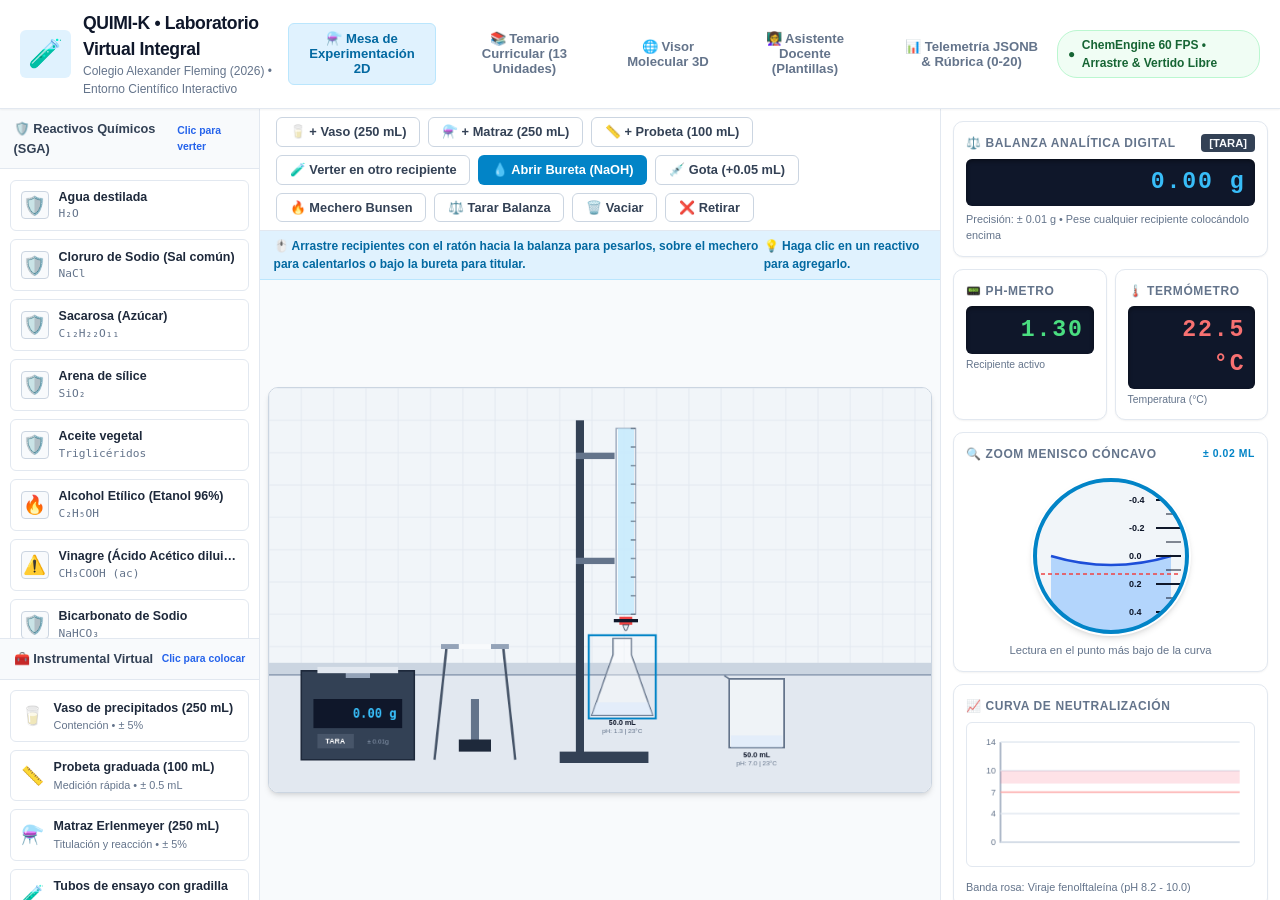
<file: Produccion/index.html>
<!DOCTYPE html>
<html lang="es">
<head>
  <meta charset="UTF-8">
  <meta name="viewport" content="width=device-width, initial-scale=1.0">
  <title>Laboratorio Virtual Integral de Química | Colegio Alexander Fleming</title>
  <link rel="stylesheet" href="style.css?v=3.5">
</head>
<body>

  <!-- ================= BARRA SUPERIOR (HEADER) ================= -->
  <header class="lab-header">
    <div class="brand-wrapper">
      <div class="brand-icon">🧪</div>
      <div class="brand-info">
        <h1>QUIMI-K • Laboratorio Virtual Integral</h1>
        <p>Colegio Alexander Fleming (2026) • Entorno Científico Interactivo</p>
      </div>
    </div>

    <!-- Navegación Principal -->
    <nav class="main-navigation">
      <button class="nav-btn active" data-tab="tab-lab-bench" onclick="App.switchMainTab('tab-lab-bench')">
        ⚗️ Mesa de Experimentación 2D
      </button>
      <button class="nav-btn" data-tab="tab-curriculum-13" onclick="App.switchMainTab('tab-curriculum-13')">
        📚 Temario Curricular (13 Unidades)
      </button>
      <button class="nav-btn" data-tab="tab-molecular-3d" onclick="App.switchMainTab('tab-molecular-3d')">
        🌐 Visor Molecular 3D
      </button>
      <button class="nav-btn" data-tab="tab-teacher-templates" onclick="App.switchMainTab('tab-teacher-templates')">
        👩‍🏫 Asistente Docente (Plantillas)
      </button>
      <button class="nav-btn" data-tab="tab-telemetry-rubric" onclick="App.switchMainTab('tab-telemetry-rubric')">
        📊 Telemetría JSONB & Rúbrica (0-20)
      </button>
    </nav>

    <!-- Estado del Sistema -->
    <div class="header-status-badge">
      <span>●</span> ChemEngine 60 FPS • Arrastre & Vertido Libre
    </div>
  </header>

  <!-- ================= CONTENEDOR PRINCIPAL ================= -->
  <main class="main-viewport">

    <!-- ================= 1. PESTAÑA: MESA DE LABORATORIO 2D ================= -->
    <section id="tab-lab-bench" class="tab-view active">
      <div class="lab-bench-grid">
        
        <!-- Panel Izquierdo: Reactivos SGA & Cristalería -->
        <aside class="bench-sidebar-left">
          <div class="panel-header-title">
            <span>🛡️ Reactivos Químicos (SGA)</span>
            <span style="font-size: 0.65rem; color: #2563eb;">Clic para verter</span>
          </div>
          <div class="scrollable-shelf" id="reagentsShelf">
            <!-- Renderizado dinámico desde ChemEngine -->
          </div>

          <div class="panel-header-title" style="border-top: 1px solid var(--border);">
            <span>🧰 Instrumental Virtual</span>
            <span style="font-size: 0.65rem; color: #2563eb;">Clic para colocar</span>
          </div>
          <div class="scrollable-shelf" id="instrumentsRack" style="max-height: 220px;">
            <!-- Renderizado dinámico desde ChemEngine -->
          </div>
        </aside>

        <!-- Área Central: Mesa de Experimentación y Canvas 2D -->
        <main class="bench-center-stage">
          
          <!-- Barra de Acciones y Dosificación -->
          <div class="stage-top-controls">
            <!-- Colocar recipientes -->
            <button class="btn btn-secondary" onclick="App.addVesselAction('beaker')" title="Colocar un vaso de precipitados">
              🥛 + Vaso (250 mL)
            </button>
            <button class="btn btn-secondary" onclick="App.addVesselAction('erlenmeyer')" title="Colocar un matraz Erlenmeyer">
              ⚗️ + Matraz (250 mL)
            </button>
            <button class="btn btn-secondary" onclick="App.addVesselAction('cylinder')" title="Colocar una probeta graduada">
              📏 + Probeta (100 mL)
            </button>
            
            <!-- Acciones químicas -->
            <button class="btn btn-secondary" onclick="App.pourSelectedAction()" title="Trasvasar líquido al otro recipiente">
              🧪 Verter en otro recipiente
            </button>
            <button class="btn btn-primary" id="btnTitrationDrip" onclick="App.titrationDripToggle()" title="Abrir o cerrar la llave de paso de la bureta">
              💧 Abrir Bureta (NaOH)
            </button>
            <button class="btn btn-secondary" onclick="App.titrationAddDrop()" title="Dosificar 1 gota exacta (+0.05 mL)">
              💉 Gota (+0.05 mL)
            </button>
            <button class="btn btn-secondary" onclick="App.toggleBunsenBurner()" title="Encender o apagar el fuego del mechero">
              🔥 Mechero Bunsen
            </button>
            <button class="btn btn-secondary" onclick="App.tareBalance()" title="Tarar la balanza analítica a 0.00 g">
              ⚖️ Tarar Balanza
            </button>
            <button class="btn btn-secondary" onclick="App.clearSelectedVessel()" title="Vaciar el recipiente seleccionado">
              🗑️ Vaciar
            </button>
            <button class="btn btn-secondary" onclick="App.removeSelectedVessel()" title="Quitar el recipiente seleccionado de la mesa">
              ❌ Retirar
            </button>
          </div>

          <!-- Guía Interactiva en Barra Sub-cabecera -->
          <div style="background: #e0f2fe; color: #0369a1; padding: 0.35rem 0.85rem; font-size: 0.75rem; font-weight: 600; border-bottom: 1px solid #bae6fd; display: flex; align-items: center; justify-content: space-between;">
            <span>🖱️ Arrastre recipientes con el ratón hacia la <strong>balanza</strong> para pesarlos, sobre el <strong>mechero</strong> para calentarlos o bajo la <strong>bureta</strong> para titular.</span>
            <span>💡 Haga clic en un reactivo para agregarlo.</span>
          </div>

          <!-- Lienzo de la Mesa 2D -->
          <div class="canvas-container-bench">
            <canvas id="canvasLabBench" width="820" height="500"></canvas>
          </div>
        </main>

        <!-- Panel Derecho: Sensores Digitales y Telemetría Viva -->
        <aside class="bench-sidebar-right">
          
          <!-- Balanza Analítica Digital -->
          <div class="sensor-card">
            <div class="sensor-title">
              <span>⚖️ Balanza Analítica Digital</span>
              <button class="btn-tare" onclick="App.tareBalance()">[TARA]</button>
            </div>
            <div class="digital-lcd-readout" id="sensorBalanceDisplay">0.00 g</div>
            <div style="font-size: 0.68rem; color: #64748b; margin-top: 0.3rem;">Precisión: ± 0.01 g • Pese cualquier recipiente colocándolo encima</div>
          </div>

          <!-- pH-metro y Termómetro -->
          <div style="display: grid; grid-template-columns: 1fr 1fr; gap: 0.5rem;">
            <div class="sensor-card">
              <div class="sensor-title">📟 pH-metro</div>
              <div class="digital-lcd-readout" id="sensorPhDisplay" style="color: #4ade80;">1.00</div>
              <div style="font-size: 0.65rem; color: #64748b; margin-top: 0.2rem;">Recipiente activo</div>
            </div>
            <div class="sensor-card">
              <div class="sensor-title">🌡️ Termómetro</div>
              <div class="digital-lcd-readout" id="sensorTempDisplay" style="color: #f87171;">22.5 °C</div>
              <div style="font-size: 0.65rem; color: #64748b; margin-top: 0.2rem;">Temperatura (°C)</div>
            </div>
          </div>

          <!-- Lupa de Aumento: Menisco Óptico -->
          <div class="sensor-card meniscus-box">
            <div class="sensor-title" style="width: 100%;">
              <span>🔍 Zoom Menisco Cóncavo</span>
              <span style="font-size: 0.65rem; color: #0284c7;">± 0.02 mL</span>
            </div>
            <canvas id="canvasMeniscusZoom" width="160" height="160"></canvas>
            <div style="font-size: 0.7rem; color: #64748b; text-align: center;">Lectura en el punto más bajo de la curva</div>
          </div>

          <!-- Curva de Titulación en Tiempo Real -->
          <div class="sensor-card">
            <div class="sensor-title">📈 Curva de Neutralización</div>
            <canvas id="canvasTitrationGraph" width="300" height="150"></canvas>
            <div style="font-size: 0.68rem; color: #64748b; margin-top: 0.3rem;">Banda rosa: Viraje fenolftaleína (pH 8.2 - 10.0)</div>
          </div>

        </aside>

      </div>
    </section>

    <!-- ================= 2. PESTAÑA: TEMARIO CURRICULAR (13 UNIDADES) ================= -->
    <section id="tab-curriculum-13" class="tab-view">
      <div class="curriculum-layout">
        
        <nav class="curriculum-nav-sidebar">
          <div style="padding: 0.5rem 0.25rem; font-size: 0.72rem; font-weight: 800; color: #64748b; text-transform: uppercase;">
            Plan Curricular Oficial
          </div>
          <button class="curr-subtab-btn active" data-mod="1" onclick="App.renderCurriculumModule(1)">01. Química y Magnitudes (Arquímedes)</button>
          <button class="curr-subtab-btn" data-mod="2" onclick="App.renderCurriculumModule(2)">02. Materia y Cinética 2D</button>
          <button class="curr-subtab-btn" data-mod="3" onclick="App.renderCurriculumModule(3)">03. Clasificación y Separación</button>
          <button class="curr-subtab-btn" data-mod="4" onclick="App.renderCurriculumModule(4)">04. Estructura Atómica e Isótopos</button>
          <button class="curr-subtab-btn" data-mod="5" onclick="App.renderCurriculumModule(5)">05. Zona Extranuclear & Moeller</button>
          <button class="curr-subtab-btn" data-mod="6" onclick="App.renderCurriculumModule(6)">06. Tabla Periódica Interactiva</button>
          <button class="curr-subtab-btn" data-mod="7" onclick="App.renderCurriculumModule(7)">07. Enlace Químico & Pauling</button>
          <button class="curr-subtab-btn" data-mod="8" onclick="App.renderCurriculumModule(8)">08. Funciones Inorgánicas (IUPAC)</button>
          <button class="curr-subtab-btn" data-mod="9" onclick="App.renderCurriculumModule(9)">09. Reacciones y Fenomenología</button>
          <button class="curr-subtab-btn" data-mod="10" onclick="App.renderCurriculumModule(10)">10. Estequiometría Cuantitativa</button>
          <button class="curr-subtab-btn" data-mod="11" onclick="App.renderCurriculumModule(11)">11. Disoluciones y Escala de pH</button>
          <button class="curr-subtab-btn" data-mod="12" onclick="App.renderCurriculumModule(12)">12. Química del Carbono & Hibridación</button>
          <button class="curr-subtab-btn" data-mod="13" onclick="App.renderCurriculumModule(13)">13. Química Orgánica e Hidrocarburos</button>
        </nav>

        <div class="curriculum-content-area" id="curriculumModuleContent"></div>

      </div>
    </section>

    <!-- ================= 3. PESTAÑA: MODELADO MOLECULAR 3D ================= -->
    <section id="tab-molecular-3d" class="tab-view">
      <div style="display: grid; grid-template-columns: 1fr 340px; width: 100%; height: 100%; padding: 1rem; gap: 1rem; background: #0b1120;">
        <div style="display: flex; flex-direction: column; align-items: center; justify-content: center; position: relative;">
          <canvas id="canvasMolecular3D" width="680" height="480" style="width: 100%; height: 100%; max-height: 520px; border-radius: 12px; box-shadow: 0 10px 25px rgba(0,0,0,0.5); cursor: grab;"></canvas>
          <div style="position: absolute; bottom: 1.5rem; color: #94a3b8; font-size: 0.75rem; background: rgba(15, 23, 42, 0.7); padding: 0.35rem 0.75rem; border-radius: 20px;">
            🖱️ Haga clic y arrastre sobre la molécula para rotar libremente en 360°
          </div>
        </div>

        <div style="background: #1e293b; border: 1px solid #334155; border-radius: 12px; padding: 1.25rem; color: #f8fafc; overflow-y: auto;">
          <h3 style="margin-top: 0; color: #38bdf8; font-size: 1.1rem;">🌐 Quimioinformática Molecular</h3>
          <p style="font-size: 0.8rem; color: #94a3b8;">Visualice geometrías atómicas tridimensionales y ángulos moleculares reales.</p>
          <label style="font-size: 0.8rem; font-weight: bold; margin-top: 1rem; display: block;">Molécula Orgánica:</label>
          <select id="sel3dMolecule" class="form-control" style="background: #0f172a; color: #f8fafc; border-color: #475569; margin-top: 0.3rem;" onchange="App.select3DMolecule(this.value)">
            <option value="methane">Metano (CH₄) - Alcano sp³</option>
            <option value="ethane">Etano (C₂H₆) - Alcano saturado</option>
            <option value="ethene">Eteno (C₂H₄) - Alqueno sp² (Doble enlace)</option>
            <option value="ethyne">Etino (C₂H₂) - Alquino sp (Triple enlace)</option>
            <option value="ethanol">Etanol (C₂H₅OH) - Alcohol primario</option>
            <option value="acetic_acid">Ácido Acético (CH₃COOH) - Carboxílico</option>
          </select>

          <div style="margin-top: 1.5rem;">
            <button class="btn btn-primary" style="width: 100%; justify-content: center;" onclick="App.switchMainTab('tab-lab-bench')">
              🧪 Volver a la Mesa de Trabajo
            </button>
          </div>
        </div>
      </div>
    </section>

    <!-- ================= 4. PESTAÑA: ASISTENTE DOCENTE ================= -->
    <section id="tab-teacher-templates" class="tab-view">
      <div style="max-width: 900px; margin: 1.5rem auto; padding: 1.5rem; background: #ffffff; border: 1px solid var(--border); border-radius: var(--radius-lg); box-shadow: var(--shadow);">
        <h2 style="color: #0f172a; font-size: 1.35rem; margin-bottom: 0.5rem;">
          👩‍🏫 Asistente de Plantillas Paramétricas para Docentes
        </h2>
        <p style="color: var(--text-muted); font-size: 0.85rem; margin-bottom: 1rem;">
          Configure prácticas y exámenes virtuales con aleatorización de reactivos anti-copia.
        </p>

        <div style="display: grid; grid-template-columns: repeat(auto-fit, minmax(200px, 1fr)); gap: 0.75rem; margin-bottom: 1rem;">
          <button class="btn btn-secondary" onclick="App.loadTeacherTemplate('titration')">⚗️ 1. Titulación Ácido-Base</button>
          <button class="btn btn-secondary" onclick="App.loadTeacherTemplate('density')">⚖️ 2. Densidad (Arquímedes)</button>
          <button class="btn btn-secondary" onclick="App.loadTeacherTemplate('separation')">🌪️ 3. Separación de Mezclas</button>
          <button class="btn btn-secondary" onclick="App.loadTeacherTemplate('organic')">🌐 4. Geometría Molecular</button>
        </div>

        <div id="teacherPreviewContent" style="background: #f8fafc; border: 1px solid #cbd5e1; border-radius: 6px; padding: 1rem; font-size: 0.85rem; margin-bottom: 1rem;">
          Seleccione una plantilla base para configurar sus parámetros.
        </div>

        <div style="display: flex; gap: 0.75rem; justify-content: flex-end;">
          <button class="btn btn-secondary" onclick="App.randomizeReagentsAntiCheat()">🎲 Aleatorizar Reactivos (Anti-Copia)</button>
          <button class="btn btn-primary" onclick="alert('✅ Práctica publicada con éxito.')">🚀 Publicar Actividad a Estudiantes</button>
        </div>
      </div>
    </section>

    <!-- ================= 5. PESTAÑA: TELEMETRÍA JSONB ================= -->
    <section id="tab-telemetry-rubric" class="tab-view">
      <div style="max-width: 1050px; margin: 1.5rem auto; padding: 1.5rem; background: #ffffff; border: 1px solid var(--border); border-radius: var(--radius-lg); box-shadow: var(--shadow); width: 100%;">
        <div style="display: flex; justify-content: space-between; align-items: center; margin-bottom: 1rem;">
          <div>
            <h2 style="color: #0f172a; font-size: 1.35rem;">📊 Auditoría de Telemetría JSONB & Rúbrica Oficial (0 - 20)</h2>
            <p style="color: var(--text-muted); font-size: 0.85rem;">Registro procedimental continuo para calificación formativa objetiva.</p>
          </div>
          <button class="btn btn-primary" onclick="App.downloadTelemetryJSON()">💾 Descargar Telemetría JSON</button>
        </div>

        <div style="display: grid; grid-template-columns: 1fr 1fr; gap: 1rem;">
          <div style="border: 1px solid var(--border); border-radius: var(--radius); max-height: 380px; overflow-y: auto;">
            <table class="report-table" style="margin: 0;">
              <thead>
                <tr><th>Tiempo</th><th>Acción</th><th>Objetivo</th><th>Valor</th></tr>
              </thead>
              <tbody id="telemetryTableBody"></tbody>
            </table>
          </div>
          <pre id="telemetryJsonPreview" style="background: #0f172a; color: #38bdf8; padding: 0.85rem; border-radius: var(--radius); font-size: 0.72rem; max-height: 380px; overflow-y: auto; font-family: monospace;"></pre>
        </div>
      </div>
    </section>

  </main>

  <!-- ================= MODAL: REPORTE DE EVALUACIÓN VIGESIMAL (0 - 20) ================= -->
  <div id="modalReport" class="modal-overlay">
    <div class="modal-content-card" style="max-width: 720px;">
      <div class="modal-header">
        <h3>📋 Reporte Oficial de Laboratorio - Escala Vigesimal Escolar</h3>
        <button class="btn-close-modal" onclick="App.closeReportModal()">✕</button>
      </div>

      <div style="text-align: center; padding: 1rem 0; background: #f0fdf4; border: 1px solid #bbf7d0; border-radius: var(--radius); margin-bottom: 1.25rem;">
        <span style="font-size: 0.85rem; color: #166534; font-weight: 600; text-transform: uppercase;">Calificación Final Obtenida</span>
        <div id="reportScoreDisplay" style="font-size: 2.6rem; font-weight: 800; color: #15803d; line-height: 1.2;">-- / 20</div>
        <div id="reportLetterGrade" style="font-size: 1rem; font-weight: 700; color: #166534;">--</div>
      </div>

      <table class="report-table">
        <thead>
          <tr>
            <th>Criterio Evaluado</th>
            <th style="text-align: center; width: 100px;">Puntaje</th>
            <th>Retroalimentación Formativa</th>
          </tr>
        </thead>
        <tbody id="reportRubricBody"></tbody>
      </table>

      <div style="display: flex; justify-content: flex-end; gap: 0.5rem; margin-top: 1rem;">
        <button class="btn btn-secondary" onclick="window.print()">🖨️ Imprimir Reporte</button>
        <button class="btn btn-primary" onclick="App.closeReportModal()">Entendido</button>
      </div>
    </div>
  </div>

  <script src="ChemEngine.js"></script>
  <script src="simulation_canvas.js"></script>
  <script src="app.js"></script>
</body>
</html>
</file>
<file: Produccion/style.css>
/* ==========================================================================
   🧪 Laboratorio Virtual Integral de Química - style.css
   Colegio Alexander Fleming (2026) - Interfaz Profesional para Producción
   ========================================================================== */

:root {
  --primary: #0284c7;
  --primary-dark: #0369a1;
  --primary-light: #e0f2fe;
  --accent: #2563eb;
  --success: #16a34a;
  --danger: #dc2626;
  --warning: #f59e0b;
  --surface: #ffffff;
  --surface-alt: #f8fafc;
  --border: #e2e8f0;
  --border-strong: #cbd5e1;
  --text-main: #0f172a;
  --text-muted: #64748b;
  --text-light: #94a3b8;
  --shadow-sm: 0 1px 2px 0 rgb(0 0 0 / 0.05);
  --shadow: 0 4px 6px -1px rgb(0 0 0 / 0.1), 0 2px 4px -2px rgb(0 0 0 / 0.1);
  --shadow-lg: 0 10px 15px -3px rgb(0 0 0 / 0.1), 0 4px 6px -4px rgb(0 0 0 / 0.1);
  --radius-sm: 6px;
  --radius: 10px;
  --radius-lg: 14px;
}

* {
  box-sizing: border-box;
  margin: 0;
  padding: 0;
}

body {
  font-family: -apple-system, BlinkMacSystemFont, "Segoe UI", Roboto, Helvetica, Arial, sans-serif;
  color: var(--text-main);
  background-color: #f1f5f9;
  line-height: 1.5;
  height: 100vh;
  overflow: hidden;
  display: flex;
  flex-direction: column;
}

/* ==========================================================================
   1. BARRA SUPERIOR (HEADER)
   ========================================================================== */
.lab-header {
  background: #ffffff;
  border-bottom: 1px solid var(--border);
  padding: 0.6rem 1.25rem;
  display: flex;
  align-items: center;
  justify-content: space-between;
  box-shadow: var(--shadow-sm);
  z-index: 20;
}

.brand-wrapper {
  display: flex;
  align-items: center;
  gap: 0.75rem;
}

.brand-icon {
  font-size: 1.75rem;
  background: var(--primary-light);
  border-radius: var(--radius-sm);
  padding: 0.2rem 0.5rem;
  display: flex;
  align-items: center;
  justify-content: center;
}

.brand-info h1 {
  font-size: 1.1rem;
  font-weight: 800;
  color: #0f172a;
  letter-spacing: -0.02em;
}

.brand-info p {
  font-size: 0.75rem;
  color: var(--text-muted);
}

.main-navigation {
  display: flex;
  gap: 0.4rem;
}

.nav-btn {
  background: transparent;
  border: 1px solid transparent;
  padding: 0.45rem 0.85rem;
  border-radius: var(--radius-sm);
  font-size: 0.82rem;
  font-weight: 600;
  color: var(--text-muted);
  cursor: pointer;
  display: flex;
  align-items: center;
  gap: 0.4rem;
  transition: all 0.15s ease;
}

.nav-btn:hover {
  background: var(--surface-alt);
  color: var(--primary-dark);
}

.nav-btn.active {
  background: var(--primary-light);
  color: var(--primary-dark);
  border-color: #bae6fd;
}

.header-status-badge {
  display: flex;
  align-items: center;
  gap: 0.4rem;
  font-size: 0.75rem;
  padding: 0.3rem 0.65rem;
  background: #f0fdf4;
  color: #166534;
  border: 1px solid #bbf7d0;
  border-radius: 20px;
  font-weight: 600;
}

/* ==========================================================================
   2. CONTENIDO PRINCIPAL Y PANELES
   ========================================================================== */
.main-viewport {
  flex: 1;
  overflow: hidden;
  position: relative;
  display: flex;
}

.tab-view {
  display: none;
  width: 100%;
  height: 100%;
  overflow-y: auto;
}

.tab-view.active {
  display: flex;
}

/* ==========================================================================
   3. DISTRIBUCIÓN DE LA MESA DE LABORATORIO 2D (GRID 3 COLUMNAS)
   ========================================================================== */
.lab-bench-grid {
  display: grid;
  grid-template-columns: 260px 1fr 340px;
  width: 100%;
  height: 100%;
  overflow: hidden;
}

/* Panel Izquierdo: Reactivos y Cristalería */
.bench-sidebar-left {
  background: var(--surface);
  border-right: 1px solid var(--border);
  display: flex;
  flex-direction: column;
  overflow: hidden;
}

.panel-header-title {
  padding: 0.65rem 0.85rem;
  background: var(--surface-alt);
  border-bottom: 1px solid var(--border);
  font-size: 0.8rem;
  font-weight: 700;
  color: #334155;
  display: flex;
  align-items: center;
  justify-content: space-between;
}

.scrollable-shelf {
  flex: 1;
  overflow-y: auto;
  padding: 0.65rem;
  display: flex;
  flex-direction: column;
  gap: 0.5rem;
}

.reagent-card {
  display: flex;
  align-items: center;
  gap: 0.6rem;
  padding: 0.45rem 0.6rem;
  background: #ffffff;
  border: 1px solid var(--border);
  border-radius: var(--radius-sm);
  cursor: pointer;
  transition: all 0.15s ease;
}

.reagent-card:hover {
  border-color: var(--primary);
  background: var(--primary-light);
  transform: translateX(2px);
}

.reagent-icon-badge {
  font-size: 1.15rem;
  width: 28px;
  height: 28px;
  display: flex;
  align-items: center;
  justify-content: center;
  background: #f8fafc;
  border: 1px solid #cbd5e1;
  border-radius: 4px;
}

.reagent-meta {
  flex: 1;
  overflow: hidden;
}

.reagent-name {
  font-size: 0.78rem;
  font-weight: 600;
  color: #1e293b;
  white-space: nowrap;
  overflow: hidden;
  text-overflow: ellipsis;
}

.reagent-formula {
  font-size: 0.7rem;
  color: var(--text-muted);
  font-family: monospace;
}

.tool-rack-item {
  display: flex;
  align-items: center;
  gap: 0.6rem;
  padding: 0.45rem 0.6rem;
  background: #ffffff;
  border: 1px solid var(--border);
  border-radius: var(--radius-sm);
  cursor: pointer;
  transition: all 0.15s ease;
}

.tool-rack-item:hover {
  border-color: #3b82f6;
  background: #eff6ff;
  transform: translateX(2px);
}

.tool-icon {
  font-size: 1.15rem;
}

.tool-text .tool-name {
  font-size: 0.78rem;
  font-weight: 600;
  color: #1e293b;
}

.tool-text .tool-cat {
  font-size: 0.68rem;
  color: var(--text-muted);
}

/* Área Central: Mesa de Experimentación y Canvas */
.bench-center-stage {
  display: flex;
  flex-direction: column;
  background: #f8fafc;
  position: relative;
  overflow: hidden;
}

.stage-top-controls {
  padding: 0.5rem 1rem;
  background: #ffffff;
  border-bottom: 1px solid var(--border);
  display: flex;
  gap: 0.5rem;
  align-items: center;
  flex-wrap: wrap;
}

.canvas-container-bench {
  flex: 1;
  display: flex;
  align-items: center;
  justify-content: center;
  padding: 0.5rem;
  position: relative;
}

#canvasLabBench {
  background: #ffffff;
  border: 1px solid var(--border-strong);
  border-radius: var(--radius);
  box-shadow: var(--shadow);
  max-width: 100%;
  max-height: 100%;
}

/* Panel Derecho: Sensores Digitales y Telemetría Viva */
.bench-sidebar-right {
  background: var(--surface);
  border-left: 1px solid var(--border);
  display: flex;
  flex-direction: column;
  overflow-y: auto;
  padding: 0.75rem;
  gap: 0.75rem;
}

.sensor-card {
  background: #ffffff;
  border: 1px solid var(--border);
  border-radius: var(--radius);
  padding: 0.75rem;
  box-shadow: var(--shadow-sm);
}

.sensor-title {
  font-size: 0.75rem;
  font-weight: 700;
  color: var(--text-muted);
  text-transform: uppercase;
  letter-spacing: 0.05em;
  margin-bottom: 0.4rem;
  display: flex;
  align-items: center;
  justify-content: space-between;
}

.digital-lcd-readout {
  background: #0f172a;
  color: #38bdf8;
  font-family: "Courier New", Courier, monospace;
  font-size: 1.45rem;
  font-weight: 800;
  padding: 0.4rem 0.6rem;
  border-radius: 6px;
  text-align: right;
  letter-spacing: 0.08em;
  box-shadow: inset 0 2px 4px rgba(0, 0, 0, 0.4);
}

.btn-tare {
  background: #334155;
  color: #f8fafc;
  border: none;
  padding: 0.2rem 0.5rem;
  border-radius: 4px;
  font-size: 0.7rem;
  font-weight: bold;
  cursor: pointer;
}

.btn-tare:hover {
  background: #1e293b;
}

/* Lupa de Menisco */
.meniscus-box {
  display: flex;
  flex-direction: column;
  align-items: center;
  gap: 0.4rem;
}

#canvasMeniscusZoom {
  background: #ffffff;
  border-radius: 50%;
  box-shadow: var(--shadow);
  cursor: crosshair;
}

/* Curva de Titulación */
#canvasTitrationGraph {
  background: #ffffff;
  border: 1px solid var(--border);
  border-radius: 6px;
  width: 100%;
}

/* ==========================================================================
   4. BOTONES Y CONTROLES GENERALES
   ========================================================================= */
.btn {
  display: inline-flex;
  align-items: center;
  gap: 0.35rem;
  padding: 0.4rem 0.8rem;
  border-radius: var(--radius-sm);
  font-size: 0.8rem;
  font-weight: 600;
  cursor: pointer;
  border: 1px solid transparent;
  transition: all 0.15s ease;
}

.btn-primary {
  background: var(--primary);
  color: #ffffff;
}

.btn-primary:hover {
  background: var(--primary-dark);
}

.btn-secondary {
  background: #ffffff;
  border-color: var(--border-strong);
  color: #334155;
}

.btn-secondary:hover {
  background: #f1f5f9;
  border-color: #94a3b8;
}

.btn-success {
  background: var(--success);
  color: #ffffff;
}

.btn-danger {
  background: var(--danger);
  color: #ffffff;
}

.btn-active-flow {
  background: #ef4444 !important;
  color: #ffffff !important;
  animation: pulse-flow 1s infinite alternate;
}

@keyframes pulse-flow {
  from { opacity: 0.85; }
  to { opacity: 1; }
}

.form-control {
  width: 100%;
  padding: 0.45rem 0.6rem;
  border: 1px solid var(--border-strong);
  border-radius: var(--radius-sm);
  font-size: 0.82rem;
  color: var(--text-main);
  background: #ffffff;
}

.form-control:focus {
  outline: none;
  border-color: var(--primary);
  box-shadow: 0 0 0 2px var(--primary-light);
}

/* ==========================================================================
   5. TEMARIO CURRICULAR (13 MÓDULOS)
   ========================================================================== */
.curriculum-layout {
  display: flex;
  width: 100%;
  height: 100%;
  overflow: hidden;
}

.curriculum-nav-sidebar {
  width: 250px;
  background: #ffffff;
  border-right: 1px solid var(--border);
  overflow-y: auto;
  padding: 0.5rem;
  display: flex;
  flex-direction: column;
  gap: 0.25rem;
}

.curr-subtab-btn {
  text-align: left;
  background: transparent;
  border: 1px solid transparent;
  padding: 0.5rem 0.75rem;
  border-radius: var(--radius-sm);
  font-size: 0.78rem;
  font-weight: 600;
  color: #334155;
  cursor: pointer;
  transition: all 0.12s ease;
  line-height: 1.3;
}

.curr-subtab-btn:hover {
  background: #f1f5f9;
}

.curr-subtab-btn.active {
  background: #e0f2fe;
  color: #0369a1;
  border-color: #bae6fd;
}

.curriculum-content-area {
  flex: 1;
  overflow-y: auto;
  padding: 1.25rem;
  background: #f8fafc;
}

.curr-module-card {
  background: #ffffff;
  border: 1px solid var(--border);
  border-radius: var(--radius);
  padding: 1.25rem;
  box-shadow: var(--shadow-sm);
}

.curr-module-card h3 {
  font-size: 1.15rem;
  color: #0f172a;
  margin-bottom: 0.35rem;
}

.curr-module-card p {
  font-size: 0.85rem;
  color: var(--text-muted);
}

/* ==========================================================================
   6. TABLA PERIÓDICA INTERACTIVA
   ========================================================================== */
.ptable-grid {
  display: grid;
  grid-template-columns: repeat(auto-fill, minmax(58px, 1fr));
  gap: 0.3rem;
  padding: 0.5rem;
}

.ptable-cell {
  background: #ffffff;
  border: 1px solid var(--border);
  border-radius: 4px;
  padding: 0.25rem;
  display: flex;
  flex-direction: column;
  align-items: center;
  justify-content: center;
  cursor: pointer;
  transition: all 0.1s ease;
  min-height: 54px;
}

.ptable-cell:hover {
  transform: scale(1.08);
  box-shadow: var(--shadow);
  z-index: 5;
}

.pt-z {
  font-size: 0.6rem;
  color: var(--text-light);
  align-self: flex-start;
}

.pt-sym {
  font-size: 0.95rem;
  font-weight: 800;
  color: #0f172a;
}

.pt-mass {
  font-size: 0.58rem;
  color: var(--text-muted);
}

.block-s { border-left: 3px solid #8b5cf6; }
.block-p { border-left: 3px solid #3b82f6; }
.block-d { border-left: 3px solid #f59e0b; }
.block-f { border-left: 3px solid #10b981; }

/* ==========================================================================
   7. MODALES (SGA y Reporte Vigesimal)
   ========================================================================== */
.modal-overlay {
  position: fixed;
  inset: 0;
  background: rgba(15, 23, 42, 0.65);
  backdrop-filter: blur(3px);
  display: none;
  align-items: center;
  justify-content: center;
  z-index: 100;
  padding: 1rem;
}

.modal-content-card {
  background: #ffffff;
  border-radius: var(--radius-lg);
  max-width: 640px;
  width: 100%;
  max-height: 90vh;
  overflow-y: auto;
  box-shadow: var(--shadow-lg);
  padding: 1.5rem;
}

.modal-header {
  display: flex;
  align-items: center;
  justify-content: space-between;
  border-bottom: 1px solid var(--border);
  padding-bottom: 0.75rem;
  margin-bottom: 1rem;
}

.modal-header h3 {
  font-size: 1.15rem;
  color: #0f172a;
}

.btn-close-modal {
  background: transparent;
  border: none;
  font-size: 1.3rem;
  cursor: pointer;
  color: var(--text-muted);
}

.report-table {
  width: 100%;
  border-collapse: collapse;
  font-size: 0.82rem;
  margin: 1rem 0;
}

.report-table th,
.report-table td {
  padding: 0.5rem 0.65rem;
  border: 1px solid var(--border);
  text-align: left;
}

.report-table th {
  background: #f1f5f9;
  color: #334155;
  font-weight: 700;
}

.badge-score {
  background: #e0f2fe;
  color: #0369a1;
  font-weight: bold;
  padding: 0.15rem 0.45rem;
  border-radius: 4px;
}

/* ==========================================================================
   8. MEDIA QUERIES RESPONSIVAS
   ========================================================================== */
@media (max-width: 1024px) {
  .lab-bench-grid {
    grid-template-columns: 220px 1fr 280px;
  }
}

@media (max-width: 768px) {
  body {
    overflow-y: auto;
    height: auto;
  }
  .lab-bench-grid {
    display: flex;
    flex-direction: column;
    height: auto;
  }
  .curriculum-layout {
    flex-direction: column;
    height: auto;
  }
  .curriculum-nav-sidebar {
    width: 100%;
  }
}
</file>
